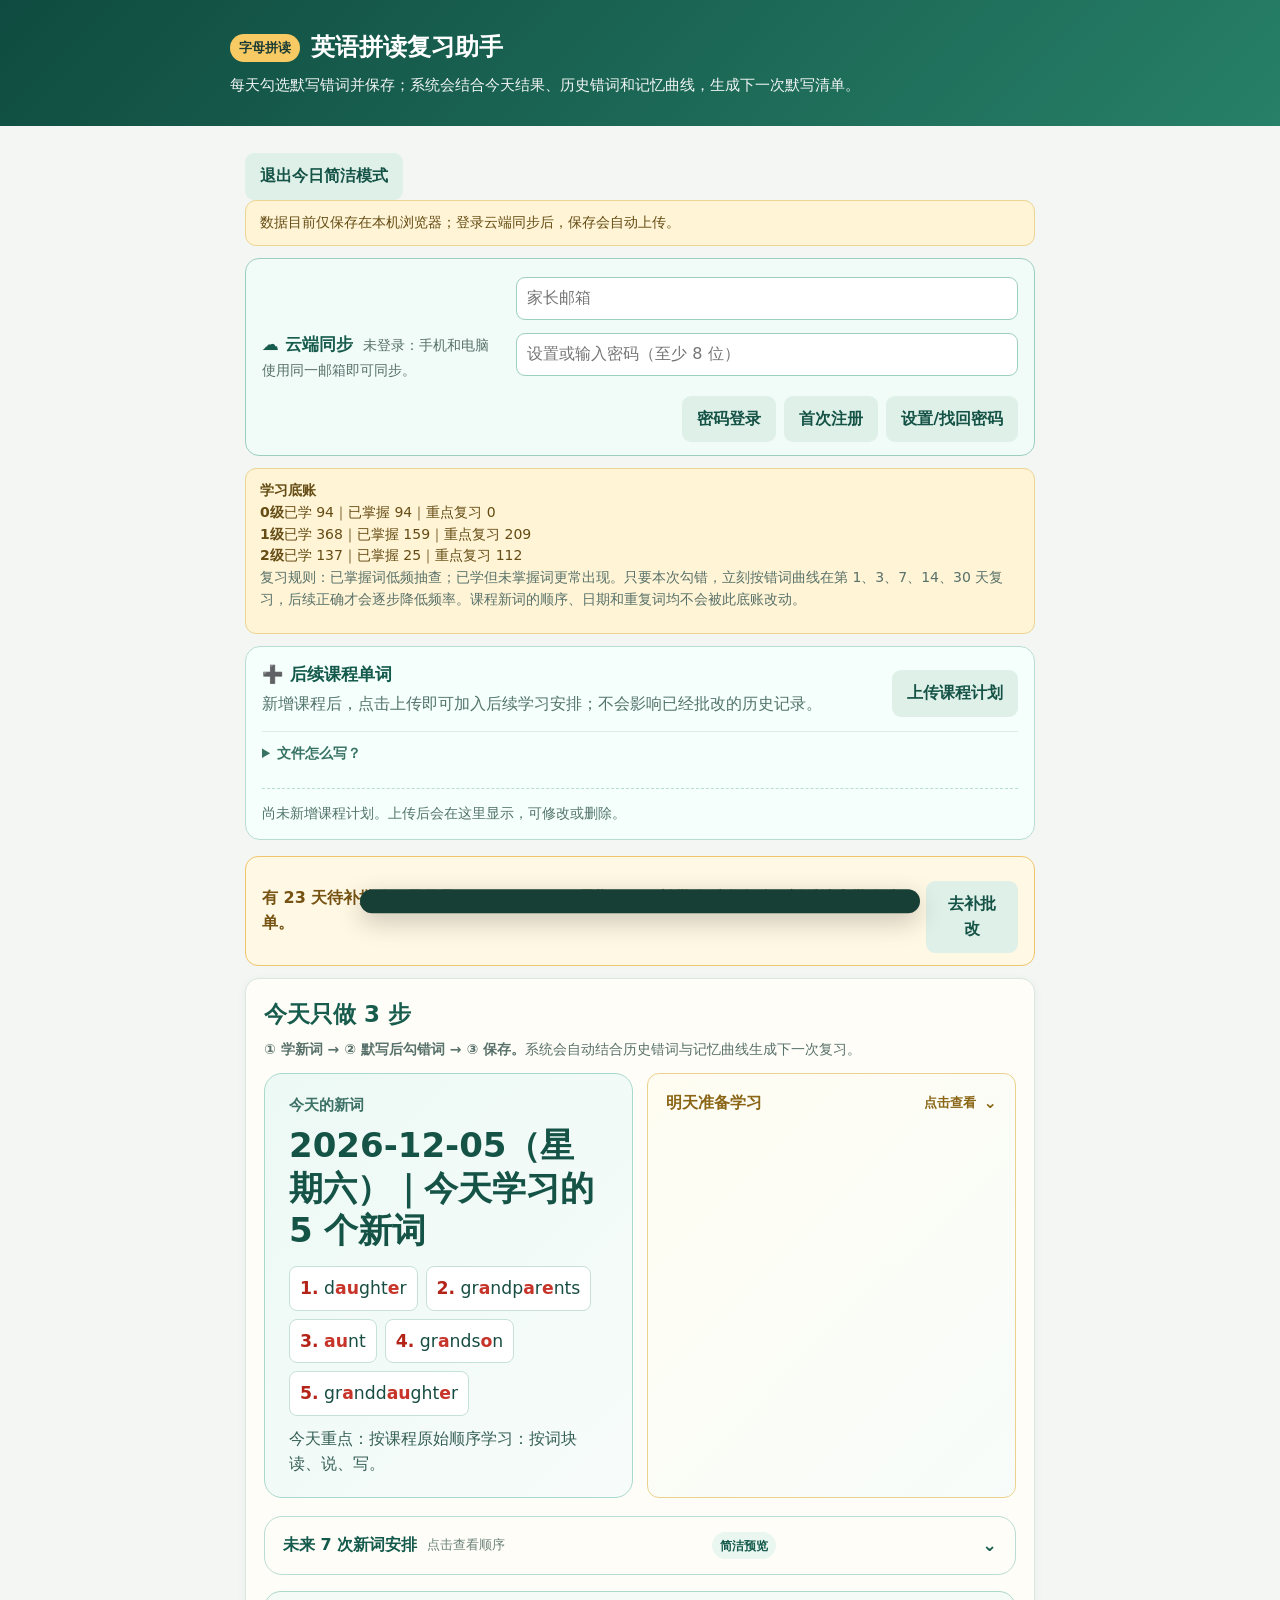
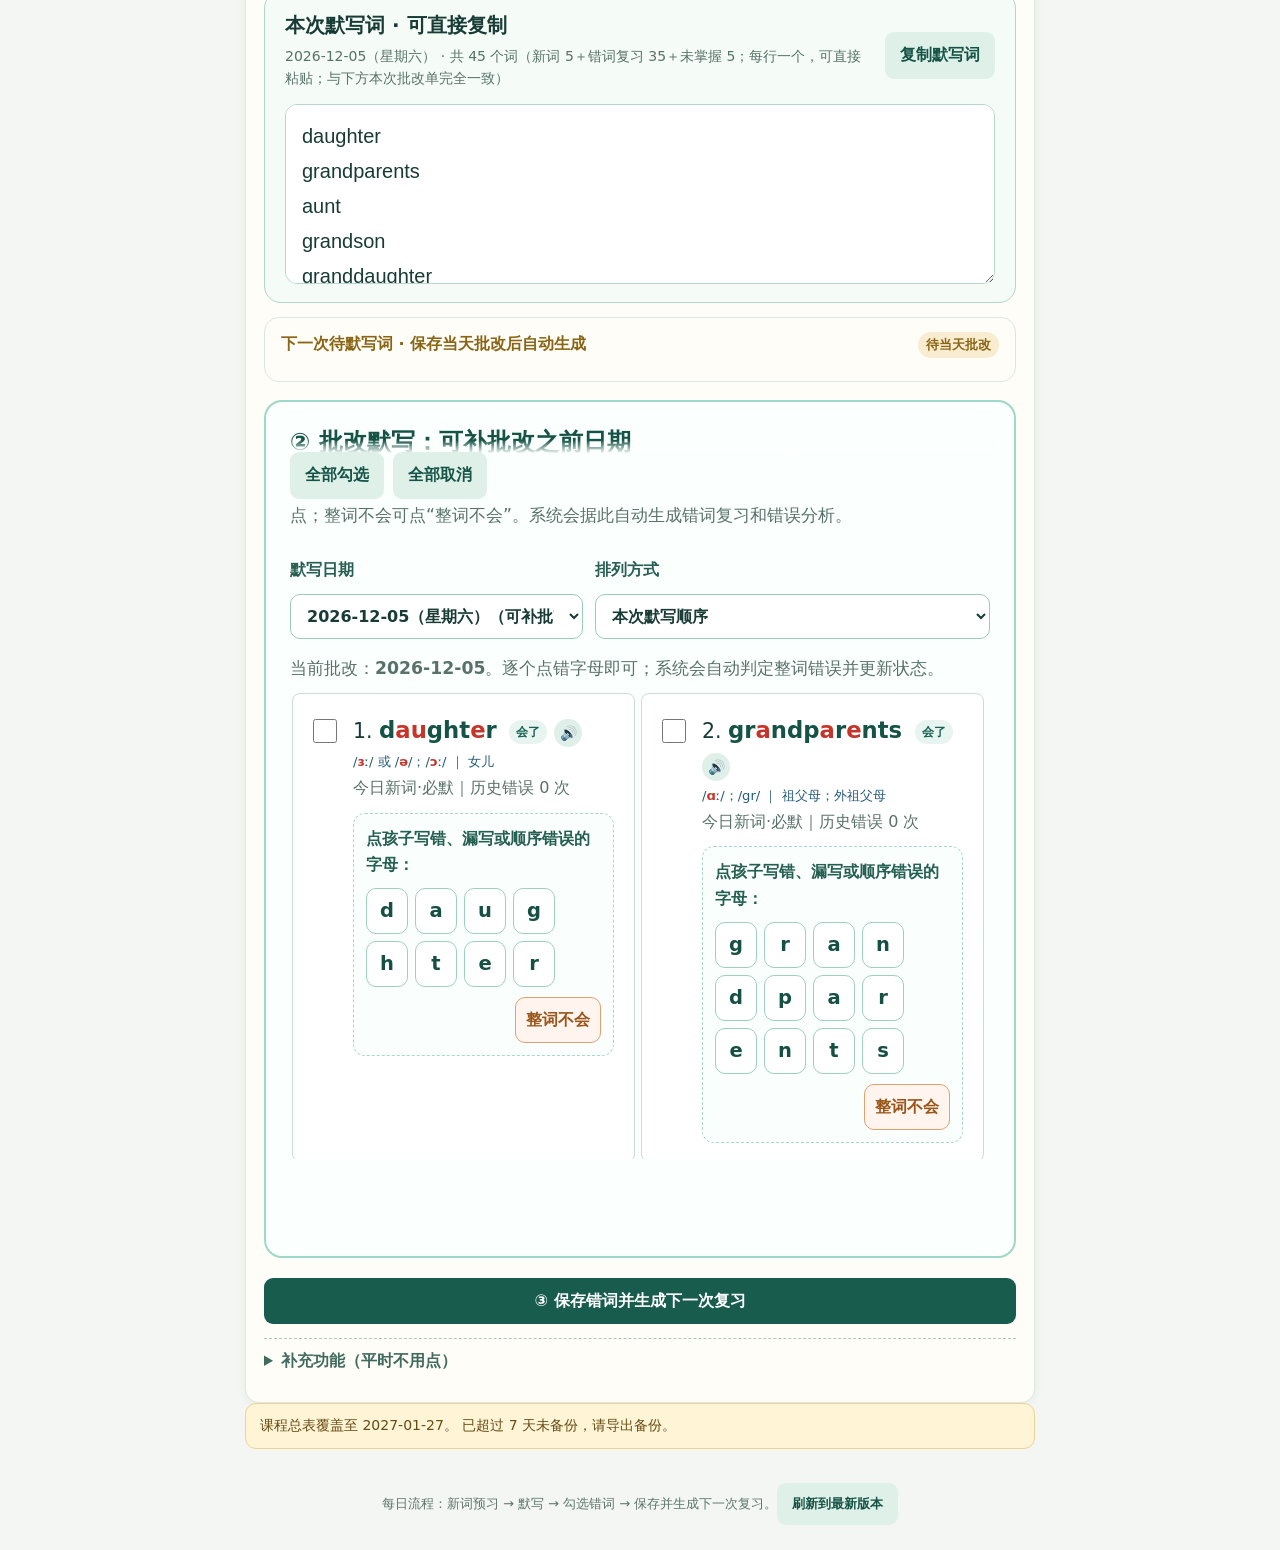
<file: index.html>
<!doctype html>
<html lang="zh-CN" data-build="20261116-48">
<head>
  <meta charset="utf-8" />
  <meta name="viewport" content="width=device-width, initial-scale=1, viewport-fit=cover" />
  <meta name="theme-color" content="#175c4d" />
  <link rel="manifest" href="./manifest.webmanifest" />
  <link rel="icon" href="./icon.svg" type="image/svg+xml" />
  <title>英语拼读复习助手</title>
  <link rel="stylesheet" href="./style.css" />
  <link rel="stylesheet" href="./upgrade.css?v=20261112-2" />
  <link rel="stylesheet" href="./ui-20261115-37.css?v=20261121-78" />
  <meta http-equiv="Cache-Control" content="no-store, no-cache, must-revalidate" />
</head>
<body>
  <header>
    <div class="brand"><span>字母拼读</span><strong>英语拼读复习助手</strong></div>
    <p>每天勾选默写错词并保存；系统会结合今天结果、历史错词和记忆曲线，生成下一次默写清单。</p>
  </header>
  <main><button type="button" class="secondary compact" id="simpleMode">切换为今日简洁模式</button>
    <section class="notice" id="dataNotice">数据只保存在本手机/浏览器；如需换设备，请在更多功能中导出并导入备份。</section>

    <section class="notice learning-baseline"><b>学习底账</b><div id="learningBaselineContent">正在汇总 0、1、2 级学习进度…</div></section>

    <section class="quick-course" id="quickCourse">
      <div><b>➕ 后续课程单词</b><p>新增课程后，点击上传即可加入后续学习安排；不会影响已经批改的历史记录。</p></div>
      <div class="actions"><button type="button" class="secondary" id="quickImportPlan">上传课程计划</button></div>
      <details><summary>文件怎么写？</summary><p>最简单：新建一个 TXT 文件，每行写一天，例如：<br><code>2026-11-26 | apple, pear, banana, orange, grape</code><br>也支持原来的 JSON 课程计划文件。</p></details>
      <div id="coursePlanManager" class="course-plan-manager"></div>
    </section>

    <section class="pending-correction" id="pendingCorrection" hidden><span id="pendingCorrectionText"></span><button type="button" class="secondary compact" id="openPendingCorrection">去补批改</button></section>

    <section class="card input-card" id="entry">
      <h1>今天只做 3 步</h1>
      <p class="help"><b>① 学新词 → ② 默写后勾错词 → ③ 保存。</b>系统会自动结合历史错词与记忆曲线生成下一次复习。</p>
      <p class="help" id="lateCorrectionHint"></p>
      <div class="daily-word-grid">
      <div class="today-words" id="todayWordsPanel">
        <p class="eyebrow">今天的新词</p>
        <h2 id="todayWordDate">正在载入…</h2>
        <div id="todayWordChips" class="word-chips"></div>
        <p id="todayFocus" class="today-focus"></p>
      </div>
      <details class="today-words tomorrow-words collapsible-words" id="tomorrowWordsPanel">
        <summary><span>明天准备学习</span><small>点击查看</small></summary>
        <div class="collapsible-words-body">
          <p class="eyebrow">下一次固定新词</p>
          <h2 id="tomorrowWordDate">正在载入…</h2>
          <div id="tomorrowWordChips" class="word-chips"></div>
          <p id="tomorrowFocus" class="today-focus"></p>
        </div>
      </details>
      </div>
      <details class="future-plan-card compact-future-plan" id="futurePlanCard">
        <summary><span><b>未来 7 次新词安排</b><small>点击查看顺序</small></span><span class="future-summary-note">简洁预览</span></summary>
        <div class="future-plan-body"><p class="help">按课程原始顺序排列，每行是一次学习的新词。</p><div id="futurePlanList" class="future-plan-list"></div></div>
      </details>
      <section class="paste-card" id="pasteCard">
        <div><h3>本次默写词 · 可直接复制</h3><p id="pasteWordCount" class="help"></p></div>
        <button type="button" class="secondary" id="copyPasteWords">复制默写词</button>
        <textarea id="pasteWordList" readonly spellcheck="false" aria-label="本次默写词，每行一个"></textarea>
      </section>
      <details class="next-paste-card" id="nextPasteCard">
        <summary><span>下一次待默写词 · 保存当天批改后自动生成</span><span id="nextPasteBadge"></span></summary>
        <p id="nextPasteWordCount" class="help"></p>
        <div class="actions"><button type="button" class="secondary" id="copyNextPasteWords">复制下一次待默写词</button></div>
        <textarea id="nextPasteWordList" readonly spellcheck="false" aria-label="下一次待默写词，每行一个"></textarea>
      </details>
      <div class="correction-box" id="correctionBox">
        <h3>② 批改默写：可补批改之前日期</h3>
        <p class="help">选择需要批改的日期；请点孩子写错、漏写或顺序错误的字母（短语空格也能点）。全对不用点；整词不会可点“整词不会”。系统会据此自动生成错词复习和错误分析。</p>
        <div class="correction-controls">
          <label>默写日期 <select id="correctionDatePicker"></select></label>
          <label>排列方式 <select id="correctionSort"><option value="original">本次默写顺序</option><option value="errors">错误次数从多到少</option><option value="recent">最近加入错题优先</option></select></label>
        </div>
        <p class="help">当前批改：<b id="correctionDate"></b>。逐个点错字母即可；系统会自动判定整词错误并更新状态。</p>
        <div id="correctionWords" class="correction-words"></div>
        <div class="actions"><button type="button" class="secondary" id="selectAllErrors">全部勾选</button><button type="button" class="secondary" id="clearAllErrors">全部取消</button></div>
      </div>
      <textarea id="errorWords" class="data-only" aria-hidden="true"></textarea>
      <textarea id="newWords" class="data-only" aria-hidden="true"></textarea>
      <textarea id="nextNewWords" class="data-only" aria-hidden="true"></textarea>
      <button class="primary" id="saveAndPlan">③ 保存错词并生成下一次复习</button>
      <details class="optional-input"><summary>补充功能（平时不用点）</summary>
        <label>日期 <input id="studyDate" type="date" /></label>
        <button type="button" class="secondary compact" id="returnToday">回到今天</button>
        <button type="button" class="secondary compact" id="fillMasterPlan">重新载入当天新词</button>
        <div class="study-shift-box"><b>当天没学新词？</b><span>把原计划的 5 个词顺延到实际学习日；后面的课程会自动同步后移。</span><label>原计划日 <input id="postponeSourceDate" type="date" /></label><label>实际学习日 <input id="postponeActualDate" type="date" /></label><button type="button" class="secondary compact" id="postponeStudyDay">确认顺延课程</button><p class="help" id="studyShiftHint"></p></div>
        <p class="help" id="masterPlanHint"></p>
        <label>临时新增默写词 <small>每行一个英文；也可写“英文 | 中文 | 音标”。</small>
          <textarea id="customWords" rows="3" placeholder="例如：engine&#10;helmet | 头盔 | /ˈhelmɪt/"></textarea>
        </label>
        <label>加入到哪天的默写 <input id="customWordsDate" type="date" /></label><button type="button" class="secondary" id="addCustomWords">加入并自动补全</button><p class="help" id="customStatus"></p><div id="customWordsManager" class="custom-words-manager"></div>
        <label>记录当天可汗主题（可不填）
          <select id="khanDone">
          <option value="">今天未做或暂不记录</option>
          <option value="1-Syllable & 2-Syllable Words">一、二音节词</option>
          <option value="Final -e & Long Vowel Teams">Magic e 与长元音组合</option>
          <option value="Consonant Blends">辅音连缀</option>
          <option value="Consonant Digraphs">字母组合 ch sh th wh</option>
          <option value="r-Controlled Vowels">r 控制元音 ar or er ir ur</option>
          <option value="Inflectional Endings">词尾 ing ed s</option>
          <option value="Nonsense Words">陌生词解码</option>
          <option value="Reading Fluency">朗读利度</option>
          <option value="Books / Early Readers">绘本与早期读物阅迁移</option>
          </select>
        </label>
      </details>
    </section>

    <section class="card advanced-card" id="test">
      <h2>规则检验：自动出题 + 可选记录得分</h2>
      <p class="help">方会根据每天的错词、新词和累错因自动生成检验重点；您不填数也会自动调整。周末或做完自题后，再填分数，会让建议更准。</p>
      <div class="test-grid">
        <label>字母组合辨认 <input id="comboScore" type="number" min="0" max="10" placeholder="0-10" /> /10</label>
        <label>陌词读写 <input id="decodeScore" type="number" min="0" max="10" placeholder="0-10" /> /10</label>
        <label>Magic e 对比 <input id="magicScore" type="number" min="0" max="4" placeholder="0-4" /> /4</label>
        <label>多音节拆分 <input id="syllableScore" type="number" min="0" max="5" placeholder="0-5" /> /5</label>
      </div>
      <button class="secondary" id="saveTest">保存检结果并更新建议</button>
    </section>

    <section class="notice" id="curriculumNotice"></section>

    <section class="card hidden advanced-card" id="progress">
      <h2>学习成果</h2><div id="progressContent"></div>
    </section>

    <section class="card hidden" id="plan">
      <h2>下一次需要默写的单词 <span id="nextDate"></span></h2>
      <p id="planSummary" class="plan-summary"></p>
      <p id="planNote" class="help"></p>
      <div id="dictationList" class="dictation-list"></div>
    </section>

    <section class="card hidden" id="analysis">
      <h2>孩子当前薄弱分析（由所有错词自动累计）</h2>
      <div id="weaknessContent"></div>
      <div class="actions"><button type="button" class="secondary" id="exportErrorReport">导出错题清单（WPS .doc）</button></div>
    </section>

    <section class="card hidden advanced-card" id="checkPlan">
      <h2>今日规则检验（由错词自动生成</h2>
      <div id="checkContent"></div>
    </section>

    <section class="card advanced-card" id="soundCards">
      <h2>字母合 音标 音素 规则卡</h2>
      <p class="help">每天选当天相关的2-3张卡看组合，读出音素，说例词，最写一个同规律的新词。音标是帮家长核对发音的工具；跟读时以汗学院的声音为准。</p>
      <div id="soundCardContent" class="sound-grid"></div>
      <p class="help">注意：<b>th、ooou、ea</b>等组合在不同单词中可有不同读音。先掌握卡片上的常读音；遇到例外词单独标记，不规则说成绝对正确。</p>
      <details><summary>家长规则地图：照片里的表怎样使用</summary><p>这些表是<b>长查规则的地图</b>，不是让孩子次背完的清单。先找错词里的词，例如 <b>boots → oo</b>、<b>shirt  ir</b>、<b>phone → ph + o_e</b>；每天只选 2-3 条规则，完成“看组合说素 → 圈词块 → 读写陌生同规律词 → 在阅读中再找一次”。同一合可能有多种读音，先学最常见对应关系，再把例外单列。</p><p><b>音标说明：</b>本工具以常见英 IPA 作家长参照；美式中 /əʊ/ 常作 /oʊ/，r 音也会有差异。孩子必默写音标，必须能听、说、辨并用规则读写。</p></details>
    </section>

    <section class="card hidden advanced-card" id="weekReport"><h2>本周学习报告</h2><div id="weekReportContent"></div><div class="actions"><button type="button" class="secondary" id="exportWeeklyReport">导出周报告（WPS .doc）</button></div></section>

    <section class="card hidden" id="weekend">
      <h2>周末整体复盘</h2>
      <div id="weekendContent"></div>
    </section>

    <section class="card hidden advanced-card" id="diagnostics"><h2>诊断信息</h2><p id="diagnosticContent" class="help"></p></section>

    <section class="card hidden advanced-card" id="history">
      <h2>学习录管理</h2>
      <p class="help">可查、修改或删除已保存的日期。修后重新保存，后续复习计划会随更新。</p>
      <div id="historyContent"></div>
    </section>

    <section class="card advanced-card" id="autoBackups">
      <h2>自动备份恢复</h2>
      <div id="autoBackupContent"></div>
    </section>

    <button type="button" class="secondary more-tools" id="toggleAdvanced">显示更多功能（规则卡、录管理、备份）</button>

    <section class="card tools advanced-card">
      <h2>数据与使用说明</h2>
      <details><summary>怎么导出到鸿蒙手机/WPS</summary><ol><li>当天学习卡生成后，点“<b>导出当天总表（WPS .doc）</b>”；需默写时，点“<b>导出下一次 40 默写作业（.doc）</b>”。这两种是可用 WPS 打开的 Word 格式，不是数据备份。</li><li>在鸿蒙手机的下载通知或“文件管理”中找到该 <b>.doc</b> 文件，点“用 WPS Office 打”。随后可编辑、打印或在 WPS 中另存为 PDF。</li><li>若想直接得到 PDF，点“<b>打印当天总表 / 保存 PDF</b>”，在手机系统打印页选择“存为 PDF”或“分享至 WPS”。</li><li>“<b>导出备份</b>”是 <b>.json</b> 数据文件，只用于以后导入本工具恢复记录，不用 WPS 打开。</li></ol></details>
      <details><summary>打印后样扫码批改、自动排明天复习</summary><ol><li>打印“下一次 40 词默写作业”后，作业右上角会有二维码。孩子写完后，用<b>同一台手机</b>的相机/微信扫一扫二维码。</li><li>扫码会打开当天的“勾选今天写的词”。只勾选家长判错的词；临时有别的错词，可直接在上方今天默写错误词”框内补充。</li><li>点绿色“<b>保存并生成下一次划</b>”。系统会把当天错词记入：次日必复习、随后第3天/第7天/14天/第30天继续复现；错得多的词会更频繁出现。</li><li><b>重要：</b>错题记录保存在扫码这台手机的览器里。请固定用同一台手机扫，并每周点一次“导出备份”；手机或清除浏览器数据后，使用导入备份”恢复。</li></ol></details>
      <details><summary>可汗学院具体哪里：选课 布置 查看</summary><ol><li><b>按标准精确找课：</b>点顶部 <b>Search</b>（放大镜）→ <b>Choose Standard</b> → <b>Common Core 1st Grade</b> → <b>CCSS.ELA</b> → <b>CCSS.ELA.RF</b> → <b>CCSS.ELA.RF.1.3</b>。这里是拼读与字母组合主线。</li><li><b>按主题快速找课：</b>点 <b>Reading</b>（阅读） 右上角选 <b>1st Grade</b>。按本页议找课程标题：<b>Final -e & Long Vowel Teams</b>（长元音/元音组合）、<b>r-Controlled Vowels</b>（ar or er ir ur）<b>Consonant Blends</b>（连缀）、<b>Consonant Digraphs</b>（ch sh th wh）、<b>1-Syllable & 2-Syllable Words</b>（音节）、<b>Reading Fluency</b>（朗读）。</li><li><b>布置顺序：</b>第一次点 <b>Main</b>（主课）；能解释规律并完成陌词读写，再点 <b>Practice 1</b>、<b>Practice 2</b>。若 Main 分数低或规则验没过，改点 <b>Basic</b>（基础支），不要急着刷练习。</li><li><b>读迁移：</b>每周 2 次点 <b>Books</b>，或在 Reading 找 <b>Early Readers</b>选一本短书，读 5-10 分钟：让孩圈/说当天组合，读一句含该组合句子，再用中文复述一句意思。本不是每个词都可按自然拼读，会的词可直接告诉他。</li><li><b>看掌握：</b>点 <b>Students</b> → <b>Class Reports</b>（班级报告）→ 在 <b>Assignments</b> 看已布置任务，或 <b>All Progress</b> 看全部历史记录。看件事：Main/Basic 是否完成、尝试得分是否提升、纸笔陌生词检验否同时达标。单次高分不等于规掌握。</li></ol></details>
      <details><summary>怎么区分会写单词和会拼规则</summary><p>会写旧词只说明孩记住了这个词；只有“能说出组读音、能读写没背过但规律相同词、能区分 hop/hope 这类对比词”才算真正掌握规则。本页面的“本周规则检验”专门记录这三件事。</p></details>
      <label>孩子昵称 <small>用于区分备份文件，不填写也可以。</small><input id="childName" type="text" maxlength="30" placeholder="例如：小" /></label>
      <label>规则例外词 <small>每行一个；这些词将按“视觉写”处理，不再套用自动拼读规。</small><textarea id="ruleExceptions" rows="3" placeholder="例如：one&#10;said"></textarea></label>
      <label class="upload">导入下一阶段课程计划<input id="importPlan" type="file" accept="application/json,.json,text/plain,.txt" /></label><p class="help">课程计划 JSON 为日期数组，每项包含 date、wordsfocus；导入后将优先覆盖同日期固定计划。</p>
      <div class="actions"><button class="secondary" id="exportData">导出备份</button><label class="upload">入备份<input id="importData" type="file" accept="application/json,.json,text/plain,.txt" /></label><button class="danger" id="resetData">清空全部数</button></div>
    </section>
  </main>
  <div id="saveToast" class="save-toast" role="status" aria-live="polite"><span id="saveToastText"></span><button type="button" class="secondary compact" id="toastExport" hidden></button></div>
  <footer>每日流程：新词预习 → 默写 → 勾选错词 → 保存并生成下一次复习。<button type="button" class="secondary compact" id="refreshApp">刷新到最新版本</button></footer>
  <script src="./master-plan-20261115-35.js?v=20261121-71"></script>
  <script src="./learned-vocabulary.js?v=20261112-1"></script>
  <script src="./mastery-baseline.js?v=20261121-72"></script>
  <script src="./planner.js?v=20261120-56"></script>
<script src="./storage.js?v=20261120-56"></script>
<script src="./app.js?v=20261121-79"></script>
</body>
</html>
</file>
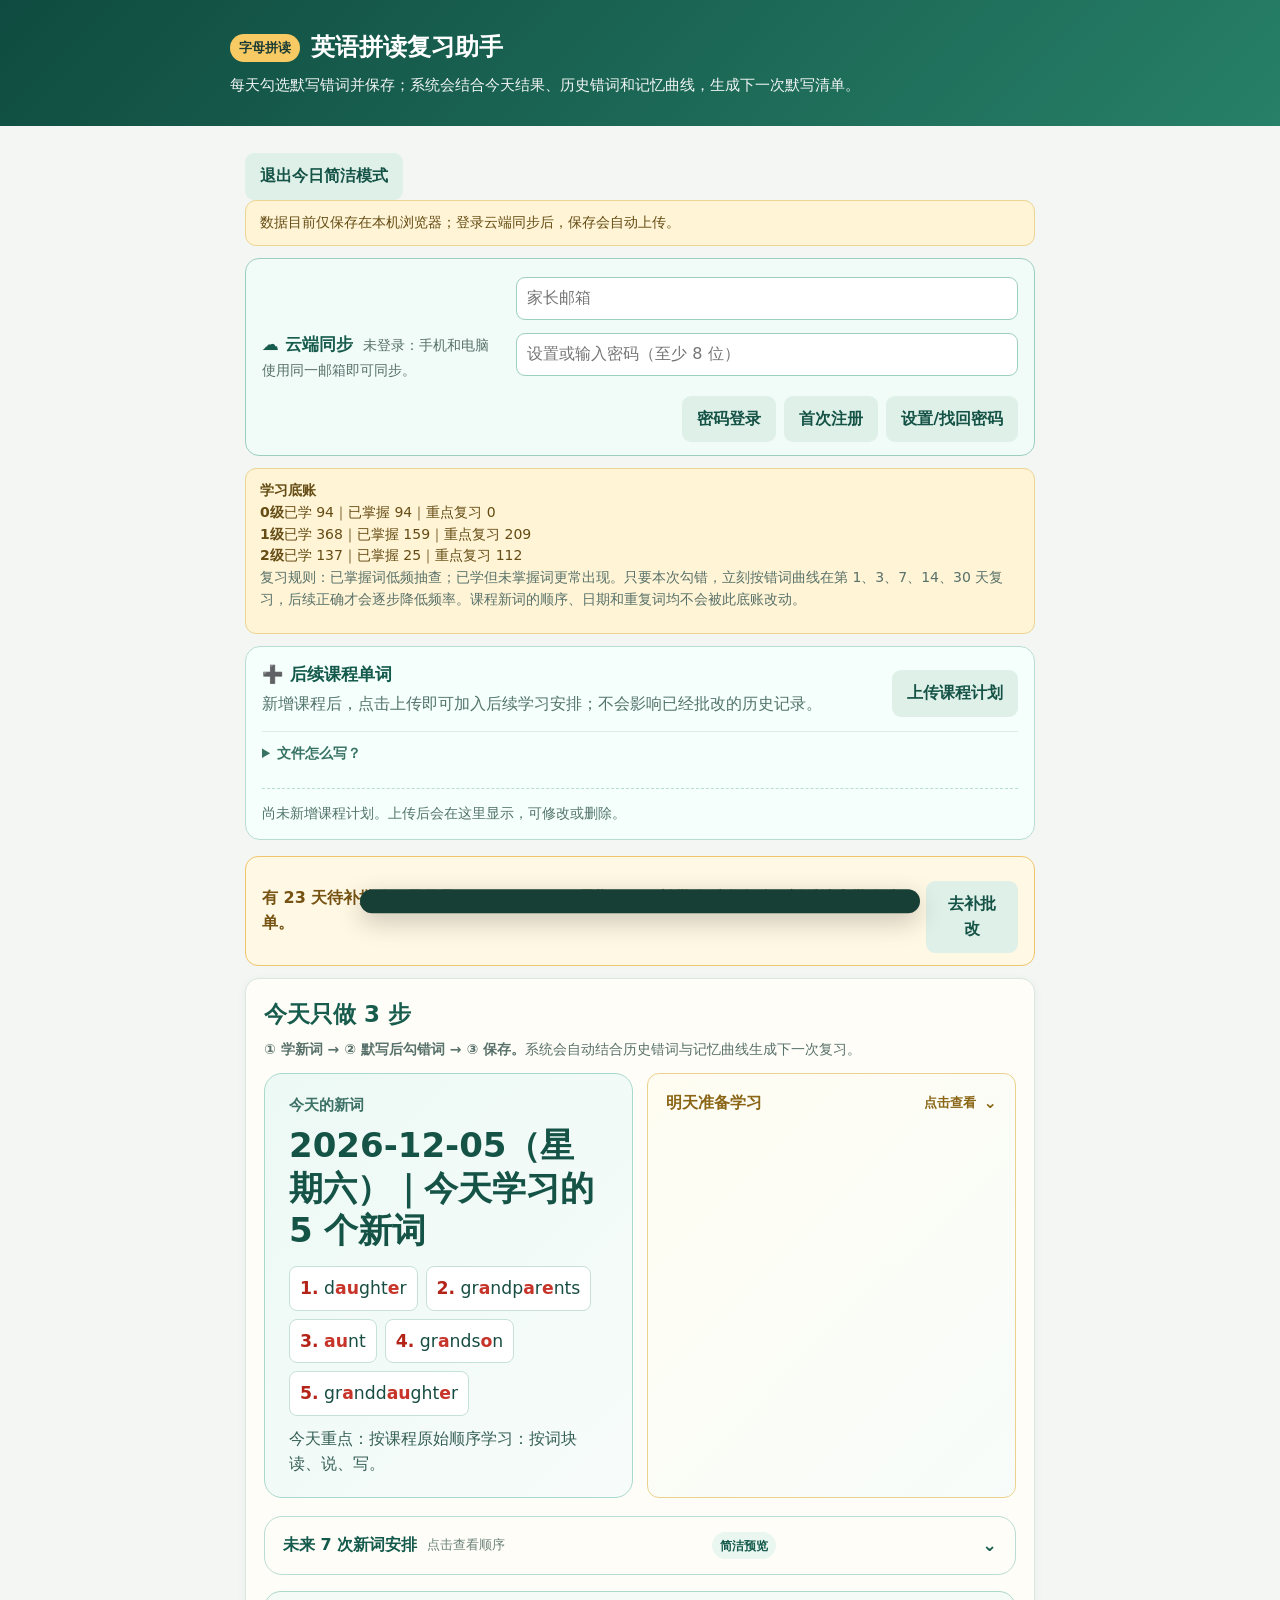
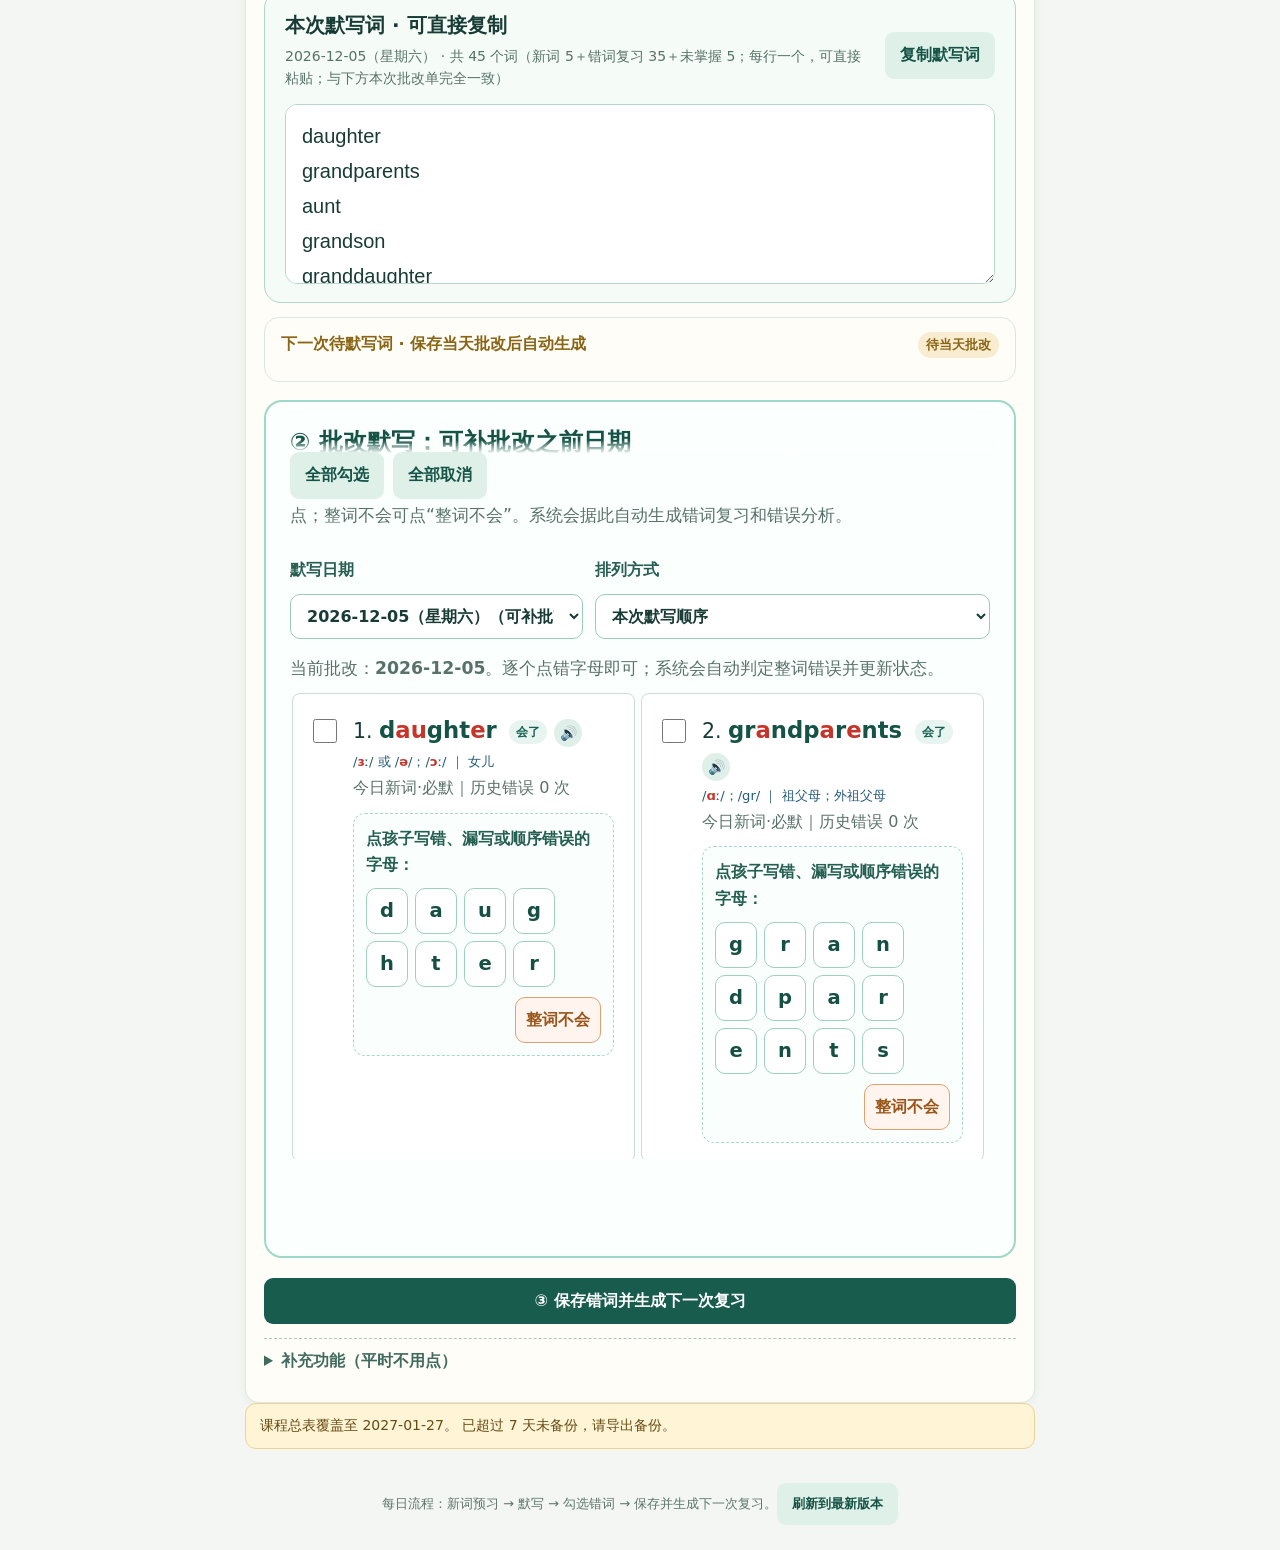
<file: daily.html>
<!doctype html>
<html lang="zh-CN" data-build="20261115-33">
<head>
  <meta charset="utf-8" />
  <meta name="viewport" content="width=device-width, initial-scale=1, viewport-fit=cover" />
  <meta name="theme-color" content="#175c4d" />
  <link rel="manifest" href="./manifest.webmanifest" />
  <link rel="icon" href="./icon.svg" type="image/svg+xml" />
  <title>英语拼读复习助手</title>
  <link rel="stylesheet" href="./style.css" />
  <link rel="stylesheet" href="./upgrade.css?v=20261112-2" />
  <link rel="stylesheet" href="./ui-20261115-33.css" />
  <script>
    (() => {
      const BUILD='20261115-33';
      const clearOldCache=async()=> {
        if('serviceWorker' in navigator) {
          const registrations=await navigator.serviceWorker.getRegistrations();
          await Promise.all(registrations.map(item=>item.unregister()));
        }
        if('caches' in window) {
          const names=await caches.keys();
          await Promise.all(names.map(name=>caches.delete(name)));
        }
      };
      clearOldCache().catch(()=>{});
      fetch('./release.json?t='+Date.now(),{cache:'no-store'})
        .then(response=>response.json())
        .then(release=>{
          if(release.build && release.build!==BUILD) {
            const next=new URL('./index.html',location.href);
            next.searchParams.set('build',release.build);
            location.replace(next.href);
          }
        }).catch(()=>{});
    })();
  </script>
  <meta http-equiv="Cache-Control" content="no-store, no-cache, must-revalidate" />
  <meta http-equiv="Cache-Control" content="no-store, no-cache, must-revalidate" />
  <meta http-equiv="Cache-Control" content="no-store, no-cache, must-revalidate" />
  <meta http-equiv="Cache-Control" content="no-store, no-cache, must-revalidate" />
  <meta http-equiv="Cache-Control" content="no-store, no-cache, must-revalidate" />
</head>
<body>
  <header>
    <div class="brand"><span>字母拼读</span><strong>英语拼读复习助手</strong></div>
    <p>每天勾选默写错词并保存；系统会结合今天结果、历史错词和记忆曲线，生成下一次默写清单。</p>
  </header>
  <main><button type="button" class="secondary compact" id="simpleMode">切换为今日简洁模式</button>
    <section class="notice" id="dataNotice">数据只保存在本手机/浏览器；如需换设备，请在更多功能中导出并导入备份。</section>

    <section class="pending-correction" id="pendingCorrection" hidden><span id="pendingCorrectionText"></span><button type="button" class="secondary compact" id="openPendingCorrection">去补批改</button></section>

    <section class="card input-card" id="entry">
      <h1>今天只做 3 步</h1>
      <p class="help"><b>① 学新词 → ② 默写后勾错词 → ③ 保存。</b>系统会自动结合历史错词与记忆曲线生成下一次复习。</p>
      <p class="help" id="lateCorrectionHint"></p>
      <div class="daily-word-grid">
      <div class="today-words" id="todayWordsPanel">
        <p class="eyebrow">今天的新词</p>
        <h2 id="todayWordDate">正在载入…</h2>
        <div id="todayWordChips" class="word-chips"></div>
        <p id="todayFocus" class="today-focus"></p>
      </div>
      <div class="today-words tomorrow-words" id="tomorrowWordsPanel">
        <p class="eyebrow">明天准备学习</p>
        <h2 id="tomorrowWordDate">正在载入…</h2>
        <div id="tomorrowWordChips" class="word-chips"></div>
        <p id="tomorrowFocus" class="today-focus"></p>
      </div>
      </div>
      <div class="correction-box" id="correctionBox">
        <h3>② 批改默写：可补批改之前日期</h3>
        <p class="help">选择需要批改的日期；只勾选写错的词。保存后会重新生成之后尚未批改的复习清单。</p>
        <div class="correction-controls">
          <label>默写日期 <select id="correctionDatePicker"></select></label>
          <label>排列方式 <select id="correctionSort"><option value="original">本次默写顺序</option><option value="errors">错误次数从多到少</option><option value="recent">最近加入错题优先</option></select></label>
        </div>
        <p class="help">当前批改：<b id="correctionDate"></b>。没有错误就不勾选。</p>
        <div id="correctionWords" class="correction-words"></div>
        <div class="actions"><button type="button" class="secondary" id="selectAllErrors">全部勾选</button><button type="button" class="secondary" id="clearAllErrors">全部取消</button></div>
      </div>
      <textarea id="errorWords" class="data-only" aria-hidden="true"></textarea>
      <textarea id="newWords" class="data-only" aria-hidden="true"></textarea>
      <textarea id="nextNewWords" class="data-only" aria-hidden="true"></textarea>
      <button class="primary" id="saveAndPlan">③ 保存错词并生成下一次复习</button>
      <details class="optional-input"><summary>补充功能（平时不用点）</summary>
        <label>日期 <input id="studyDate" type="date" /></label>
        <button type="button" class="secondary compact" id="returnToday">回到今天</button>
        <button type="button" class="secondary compact" id="fillMasterPlan">重新载入当天新词</button>
        <p class="help" id="masterPlanHint"></p>
        <label>临时新增默写词 <small>每行一个英文；也可写“英文 | 中文 | 音标”。</small>
          <textarea id="customWords" rows="3" placeholder="例如：engine&#10;helmet | 头盔 | /ˈhelmɪt/"></textarea>
        </label>
        <button type="button" class="secondary" id="addCustomWords">加入并自动补全</button><p class="help" id="customStatus"></p>
        <label>记录当天可汗主题（可不填）
          <select id="khanDone">
          <option value="">今天未做或暂不记录</option>
          <option value="1-Syllable & 2-Syllable Words">一、二音节词</option>
          <option value="Final -e & Long Vowel Teams">Magic e 与长元音组合</option>
          <option value="Consonant Blends">辅音连缀</option>
          <option value="Consonant Digraphs">字母组合 ch sh th wh</option>
          <option value="r-Controlled Vowels">r 控制元音 ar or er ir ur</option>
          <option value="Inflectional Endings">词尾 ing ed s</option>
          <option value="Nonsense Words">陌生词解码</option>
          <option value="Reading Fluency">朗读利度</option>
          <option value="Books / Early Readers">绘本与早期读物阅迁移</option>
          </select>
        </label>
      </details>
    </section>

    <section class="card advanced-card" id="test">
      <h2>规则检验：自动出题 + 可选记录得分</h2>
      <p class="help">方会根据每天的错词、新词和累错因自动生成检验重点；您不填数也会自动调整。周末或做完自题后，再填分数，会让建议更准。</p>
      <div class="test-grid">
        <label>字母组合辨认 <input id="comboScore" type="number" min="0" max="10" placeholder="0-10" /> /10</label>
        <label>陌词读写 <input id="decodeScore" type="number" min="0" max="10" placeholder="0-10" /> /10</label>
        <label>Magic e 对比 <input id="magicScore" type="number" min="0" max="4" placeholder="0-4" /> /4</label>
        <label>多音节拆分 <input id="syllableScore" type="number" min="0" max="5" placeholder="0-5" /> /5</label>
      </div>
      <button class="secondary" id="saveTest">保存检结果并更新建议</button>
    </section>

    <section class="notice" id="curriculumNotice"></section>

    <section class="card hidden advanced-card" id="progress">
      <h2>学习成果</h2><div id="progressContent"></div>
    </section>

    <section class="card hidden" id="plan">
      <h2>下一次需要默写的单词 <span id="nextDate"></span></h2>
      <p id="planSummary" class="plan-summary"></p>
      <p id="planNote" class="help"></p>
      <div id="dictationList" class="dictation-list"></div>
    </section>

    <section class="card hidden" id="analysis">
      <h2>孩子当前薄弱分析（由所有错词自动累计）</h2>
      <div id="weaknessContent"></div>
    </section>

    <section class="card hidden" id="khanPlan">
      <h2>明天可汗学院么学</h2>
      <div id="khanContent"></div>
    </section>

    <section class="card hidden advanced-card" id="checkPlan">
      <h2>今日规则检验（由错词自动生成</h2>
      <div id="checkContent"></div>
    </section>

    <section class="card advanced-card" id="soundCards">
      <h2>字母合 音标 音素 规则卡</h2>
      <p class="help">每天选当天相关的2-3张卡看组合，读出音素，说例词，最写一个同规律的新词。音标是帮家长核对发音的工具；跟读时以汗学院的声音为准。</p>
      <div id="soundCardContent" class="sound-grid"></div>
      <p class="help">注意：<b>th、ooou、ea</b>等组合在不同单词中可有不同读音。先掌握卡片上的常读音；遇到例外词单独标记，不规则说成绝对正确。</p>
      <details><summary>家长规则地图：照片里的表怎样使用</summary><p>这些表是<b>长查规则的地图</b>，不是让孩子次背完的清单。先找错词里的词，例如 <b>boots → oo</b>、<b>shirt  ir</b>、<b>phone → ph + o_e</b>；每天只选 2-3 条规则，完成“看组合说素 → 圈词块 → 读写陌生同规律词 → 在阅读中再找一次”。同一合可能有多种读音，先学最常见对应关系，再把例外单列。</p><p><b>音标说明：</b>本工具以常见英 IPA 作家长参照；美式中 /əʊ/ 常作 /oʊ/，r 音也会有差异。孩子必默写音标，必须能听、说、辨并用规则读写。</p></details>
    </section>

    <section class="card hidden advanced-card" id="weekReport"><h2>本周学习报告</h2><div id="weekReportContent"></div><div class="actions"><button type="button" class="secondary" id="exportWeeklyReport">导出周报告（WPS .doc）</button></div></section>

    <section class="card hidden" id="weekend">
      <h2>周末整体复盘</h2>
      <div id="weekendContent"></div>
    </section>

    <section class="card hidden advanced-card" id="diagnostics"><h2>诊断信息</h2><p id="diagnosticContent" class="help"></p></section>

    <section class="card hidden advanced-card" id="history">
      <h2>学习录管理</h2>
      <p class="help">可查、修改或删除已保存的日期。修后重新保存，后续复习计划会随更新。</p>
      <div id="historyContent"></div>
    </section>

    <button type="button" class="secondary more-tools" id="toggleAdvanced">显示更多功能（规则卡、录管理、备份）</button>

    <section class="card tools advanced-card">
      <h2>数据与使用说明</h2>
      <details><summary>怎么导出到鸿蒙手机/WPS</summary><ol><li>当天学习卡生成后，点“<b>导出当天总表（WPS .doc）</b>”；需默写时，点“<b>导出下一次 40 默写作业（.doc）</b>”。这两种是可用 WPS 打开的 Word 格式，不是数据备份。</li><li>在鸿蒙手机的下载通知或“文件管理”中找到该 <b>.doc</b> 文件，点“用 WPS Office 打”。随后可编辑、打印或在 WPS 中另存为 PDF。</li><li>若想直接得到 PDF，点“<b>打印当天总表 / 保存 PDF</b>”，在手机系统打印页选择“存为 PDF”或“分享至 WPS”。</li><li>“<b>导出备份</b>”是 <b>.json</b> 数据文件，只用于以后导入本工具恢复记录，不用 WPS 打开。</li></ol></details>
      <details><summary>打印后样扫码批改、自动排明天复习</summary><ol><li>打印“下一次 40 词默写作业”后，作业右上角会有二维码。孩子写完后，用<b>同一台手机</b>的相机/微信扫一扫二维码。</li><li>扫码会打开当天的“勾选今天写的词”。只勾选家长判错的词；临时有别的错词，可直接在上方今天默写错误词”框内补充。</li><li>点绿色“<b>保存并生成下一次划</b>”。系统会把当天错词记入：次日必复习、随后第3天/第7天/14天/第30天继续复现；错得多的词会更频繁出现。</li><li><b>重要：</b>错题记录保存在扫码这台手机的览器里。请固定用同一台手机扫，并每周点一次“导出备份”；手机或清除浏览器数据后，使用导入备份”恢复。</li></ol></details>
      <details><summary>可汗学院具体哪里：选课 布置 查看</summary><ol><li><b>按标准精确找课：</b>点顶部 <b>Search</b>（放大镜）→ <b>Choose Standard</b> → <b>Common Core 1st Grade</b> → <b>CCSS.ELA</b> → <b>CCSS.ELA.RF</b> → <b>CCSS.ELA.RF.1.3</b>。这里是拼读与字母组合主线。</li><li><b>按主题快速找课：</b>点 <b>Reading</b>（阅读） 右上角选 <b>1st Grade</b>。按本页议找课程标题：<b>Final -e & Long Vowel Teams</b>（长元音/元音组合）、<b>r-Controlled Vowels</b>（ar or er ir ur）<b>Consonant Blends</b>（连缀）、<b>Consonant Digraphs</b>（ch sh th wh）、<b>1-Syllable & 2-Syllable Words</b>（音节）、<b>Reading Fluency</b>（朗读）。</li><li><b>布置顺序：</b>第一次点 <b>Main</b>（主课）；能解释规律并完成陌词读写，再点 <b>Practice 1</b>、<b>Practice 2</b>。若 Main 分数低或规则验没过，改点 <b>Basic</b>（基础支），不要急着刷练习。</li><li><b>读迁移：</b>每周 2 次点 <b>Books</b>，或在 Reading 找 <b>Early Readers</b>选一本短书，读 5-10 分钟：让孩圈/说当天组合，读一句含该组合句子，再用中文复述一句意思。本不是每个词都可按自然拼读，会的词可直接告诉他。</li><li><b>看掌握：</b>点 <b>Students</b> → <b>Class Reports</b>（班级报告）→ 在 <b>Assignments</b> 看已布置任务，或 <b>All Progress</b> 看全部历史记录。看件事：Main/Basic 是否完成、尝试得分是否提升、纸笔陌生词检验否同时达标。单次高分不等于规掌握。</li></ol></details>
      <details><summary>怎么区分会写单词和会拼规则</summary><p>会写旧词只说明孩记住了这个词；只有“能说出组读音、能读写没背过但规律相同词、能区分 hop/hope 这类对比词”才算真正掌握规则。本页面的“本周规则检验”专门记录这三件事。</p></details>
      <label>孩子昵称 <small>用于区分备份文件，不填写也可以。</small><input id="childName" type="text" maxlength="30" placeholder="例如：小" /></label>
      <label>规则例外词 <small>每行一个；这些词将按“视觉写”处理，不再套用自动拼读规。</small><textarea id="ruleExceptions" rows="3" placeholder="例如：one&#10;said"></textarea></label>
      <label class="upload">导入下一阶段课程计划<input id="importPlan" type="file" accept="application/json" /></label><p class="help">课程计划 JSON 为日期数组，每项包含 date、wordsfocus；导入后将优先覆盖同日期固定计划。</p>
      <div class="actions"><button class="secondary" id="exportData">导出备份</button><label class="upload">入备份<input id="importData" type="file" accept="application/json" /></label><button class="danger" id="resetData">清空全部数</button></div>
    </section>
  </main>
  <div id="saveToast" class="save-toast" role="status" aria-live="polite"><span id="saveToastText"></span><button type="button" class="secondary compact" id="toastExport" hidden></button></div>
  <footer>每日流程：新词预习 → 默写 → 勾选错词 → 保存并生成下一次复习。<button type="button" class="secondary compact" id="refreshApp">刷新到最新版本</button></footer>
  <script src="./master-plan-20261115-33.js"></script>
  <script src="./learned-vocabulary.js?v=20261112-1"></script>
  
<script src="./app-20261115-33.js"></script>
</body>
</html>
</file>
<file: style.css>
:root{--ink:#183b35;--green:#175c4d;--pale:#edf7f3;--gold:#e8ab31;--paper:#fffdf8;--line:#c8dad3;--muted:#58716a}*{box-sizing:border-box}body{margin:0;background:#f3f6f3;color:var(--ink);font-family:"Microsoft YaHei","Noto Sans CJK SC",system-ui,sans-serif;font-size:16px;line-height:1.55}header{background:linear-gradient(135deg,#0f4b40,#278068);padding:29px max(18px,calc((100vw - 820px)/2));color:#fff}.brand{display:flex;gap:11px;align-items:center}.brand span{padding:4px 9px;background:#f8ca63;color:#193b35;border-radius:20px;font-size:13px;font-weight:700}.brand strong{font-size:24px}header p{margin:8px 0 0;font-size:15px;opacity:.94}main{width:min(820px,100%);padding:15px;margin:auto}.notice{padding:11px 14px;background:#fff4d5;border:1px solid #ecd493;border-radius:11px;font-size:14px;color:#654c14}.card{background:var(--paper);border:1px solid #dce7e2;border-radius:14px;padding:18px;margin:15px 0;box-shadow:0 2px 10px rgba(29,72,60,.05)}h1,h2{margin:0 0 7px;color:var(--green)}h1{font-size:23px}h2{font-size:20px}.help{margin:0 0 12px;color:var(--muted);font-size:14px}label{display:block;font-weight:700;margin:12px 0 4px}label small{display:block;font-weight:400;font-size:13px;color:var(--muted)}input,textarea,select{margin-top:5px;width:100%;border:1px solid var(--line);border-radius:9px;padding:10px;font:inherit;background:#fff}textarea{resize:vertical}.primary,.secondary,.danger,.upload{font:inherit;border:0;border-radius:9px;padding:11px 15px;margin-top:12px;cursor:pointer;font-weight:700}.primary{background:var(--green);color:#fff;width:100%}.secondary,.upload{background:#dff0e9;color:#155346}.danger{background:#fae4e1;color:#8a2b25}.actions{display:flex;flex-wrap:wrap;gap:9px;margin-top:8px}.actions button{margin-top:0}.upload input{display:none}.test-grid{display:grid;grid-template-columns:1fr 1fr;gap:3px 14px}.test-grid label{font-size:14px}.test-grid input{display:inline-block;width:60px;padding:6px;margin:0 3px}.hidden{display:none}.dictation-list{display:grid;grid-template-columns:1fr 1fr;gap:8px;margin-top:12px}.word{border:1px solid var(--line);padding:9px;border-radius:9px;background:#fff}.word b{display:inline-block;min-width:28px;color:var(--green)}.tag{float:right;font-size:12px;padding:2px 6px;background:var(--pale);border-radius:20px;color:#32685a}.rule-list{padding-left:20px}.rule-list li{margin-bottom:7px}.weak{display:grid;grid-template-columns:110px 1fr;gap:5px 9px;padding:10px 0;border-bottom:1px dashed var(--line)}.weak:last-child{border-bottom:none}.score-bad{color:#b24132;font-weight:700}.score-good{color:#17664f;font-weight:700}details{border-top:1px solid #e0ebe6;padding:10px 0}summary{cursor:pointer;font-weight:700}details p,details ol{font-size:14px;color:#435e57}footer{text-align:center;color:#5d756f;font-size:13px;padding:7px 15px 25px}.sound-grid{display:grid;grid-template-columns:repeat(2,minmax(0,1fr));gap:8px}.sound{border:1px solid var(--line);border-radius:9px;padding:10px;background:#fff}.sound b{font-size:18px;color:var(--green)}.sound em{font-style:normal;color:#a26500;font-weight:700;margin-left:6px}.sound small{display:block;color:#49645d;margin-top:3px}@media(max-width:560px){.test-grid,.dictation-list,.sound-grid{grid-template-columns:1fr}.brand strong{font-size:21px}.card{padding:15px}}@media print{header{padding:12mm;color:#000;background:none}header p,.notice,.input-card,#test,.tools,footer,.actions{display:none}body{background:#fff}.card{border:0;box-shadow:none;padding:0;margin:0 0 10mm}.hidden{display:block}.dictation-list{grid-template-columns:1fr 1fr}.word{padding:6px}.tag{display:none}}
</file>
<file: upgrade.css>
/* 每日总表升级样式：保留旧页面，专门优化当天打印卡和手机阅读。 */
.primary.compact{width:auto;min-width:220px}
.daily-print{margin-top:12px;color:#153c35}
.daily-print h3{margin:22px 0 9px;padding-left:10px;border-left:5px solid #e65b4f;font-size:1.18rem}
.daily-print table{width:100%;border-collapse:collapse;margin:8px 0 12px;font-size:.94rem}
.daily-print th,.daily-print td{border:1px solid #bcd0c9;padding:7px;vertical-align:top;text-align:left}
.daily-print th{background:#e9f5f0}
.daily-print .red-tip{color:#b42318;font-weight:700;background:#fff0ef;padding:8px 10px;border-radius:8px}
.daily-print .story-en{background:#f2f8ff;border:1px solid #bed6e8;padding:12px;border-radius:8px;line-height:1.75}
.daily-print .daily-top{display:flex;justify-content:space-between;gap:8px;flex-wrap:wrap}
.daily-print .review-words,.daily-print .curve-note{line-height:1.8;background:#f5f8f5;padding:9px;border-radius:8px}
.plan-loader{margin:2px 0 14px;padding:10px;border:1px solid #b9d8cc;border-radius:10px;background:#f4fbf8}
.plan-loader .help{margin:8px 0 0}.master-focus{padding:9px 10px;background:#eef7ff;border-left:5px solid #3176ac;border-radius:7px;line-height:1.65}
@media(max-width:620px){.daily-print table{font-size:.82rem}.daily-print th,.daily-print td{padding:5px}.primary.compact{width:100%}}
@media print{body{background:#fff}.daily-print{font-size:12pt}.daily-print h3{font-size:15pt;break-after:avoid}.daily-print table{page-break-inside:avoid}.daily-print .story-en{page-break-inside:avoid}}

/* 扫码批改与家长加词：手机上先勾选，再保存，不需要逐个重新输入。 */
.today-words{margin:14px 0;padding:15px;border-radius:12px;background:#edf8f3;border:1px solid #b7dccd}
.today-words .eyebrow{margin:0;color:#52766b;font-size:.9rem;font-weight:700}.today-words h2{margin:4px 0 10px;color:#155346;font-size:1.32rem}
.word-chips{display:flex;flex-wrap:wrap;gap:8px}.word-chip{display:inline-block;padding:8px 10px;border-radius:8px;background:#fff;color:#174d42;font-size:1.08rem;border:1px solid #c6e1d6}.word-chip b{color:#b42318}.today-focus{margin:11px 0 0;line-height:1.55;color:#355f54}
.data-only{display:none!important}.optional-input{margin-top:14px;padding-top:10px;border-top:1px dashed #a9c9bd}.optional-input summary{cursor:pointer;color:#416a5f;font-weight:700}.optional-input label{margin-top:12px}
.advanced-card{display:none}.advanced-card.shown{display:block}.more-tools{display:block;margin:12px auto 20px}
.correction-box{margin:14px 0 8px;padding:13px;border:2px solid #9dcfc0;border-radius:11px;background:#f4fbf8}
.correction-box h3{margin:0 0 5px;color:#155346;font-size:1.05rem}.correction-box .help{margin-bottom:8px}
.correction-words{display:grid;grid-template-columns:repeat(2,minmax(0,1fr));gap:6px;max-height:345px;overflow:auto;padding:2px}
.qr-access{display:flex;align-items:center;gap:10px;margin:8px 0;padding:9px;border-radius:9px;background:#fff;border:1px dashed #93c9b7}
.qr-access img{width:76px;height:76px;flex:0 0 auto}
.qr-access b,.qr-access span,.qr-access a{display:block}
.qr-access span{margin:3px 0;color:#4d6d63;font-size:.88rem}
.qr-access a{color:#0c6855;font-weight:700;text-decoration:underline}
.correction-choice{display:flex;align-items:flex-start;gap:7px;margin:0!important;padding:7px 8px;border:1px solid #c8ded6;border-radius:8px;background:#fff;font-weight:400;line-height:1.25}
.correction-choice input{width:18px;height:18px;min-width:18px;margin:0}.correction-choice b{color:#155346}.correction-choice small{display:block;margin-top:3px;color:#58716a;font-size:12px}
@media(max-width:560px){.correction-words{grid-template-columns:1fr;max-height:310px}.correction-choice{padding:9px}.qr-access img{width:65px;height:65px}}
@media print{.correction-box{display:none}}

/* 学习记录管理：让家长可以回看、修正或删除误录日期。 */
.history-row{display:flex;justify-content:space-between;align-items:center;gap:12px;padding:12px 0;border-bottom:1px dashed #b9d3c9}.history-row:last-child{border-bottom:0}.history-row b,.history-row span,.history-row small{display:block}.history-row span{margin-top:3px;color:#43685d;font-size:.9rem}.history-row small{margin-top:4px;color:#6c7f79;word-break:break-word}.history-actions{display:flex;flex-wrap:wrap;gap:7px;justify-content:flex-end}.history-actions .compact{margin-top:0;padding:8px 10px;font-size:.88rem}@media(max-width:560px){.history-row{align-items:flex-start;flex-direction:column}.history-actions{width:100%;justify-content:flex-start}}

/* 保存反馈、计划构成与复习状态。 */
.plan-summary{margin:8px 0;padding:9px 10px;border-radius:8px;background:#eef7ff;color:#245a7b;font-size:.92rem;font-weight:700}.word-status{display:block;margin:4px 0 0 28px;color:#58716a;font-size:.78rem}.save-toast{position:fixed;z-index:20;left:50%;bottom:18px;transform:translate(-50%,130%);width:min(92vw,560px);display:flex;align-items:center;justify-content:space-between;gap:10px;padding:12px 14px;border-radius:12px;background:#173f35;color:#fff;box-shadow:0 8px 26px rgba(0,0,0,.22);transition:transform .25s ease}.save-toast.shown{transform:translate(-50%,0)}.save-toast .secondary{margin:0;white-space:nowrap}@media(max-width:560px){.save-toast{align-items:flex-start;flex-direction:column;bottom:10px}.word-status{margin-left:0}}

.progress-grid{display:grid;grid-template-columns:repeat(4,1fr);gap:8px}.progress-grid div{padding:12px 7px;text-align:center;border-radius:9px;background:#edf7f3}.progress-grid b,.progress-grid span{display:block}.progress-grid b{font-size:1.35rem;color:#155346}.progress-grid span{margin-top:3px;font-size:.78rem;color:#58716a}@media(max-width:560px){.progress-grid{grid-template-columns:1fr 1fr}}

.simple-mode #dailyCard,.simple-mode #test,.simple-mode #plan,.simple-mode #analysis,.simple-mode #khanPlan,.simple-mode #checkPlan,.simple-mode #soundCards,.simple-mode #weekend,.simple-mode .more-tools,.simple-mode .tools,.simple-mode #progress,.simple-mode #history,.simple-mode #diagnostics{display:none!important}.simple-mode #entry{margin-top:8px}

.speak-word{border:0;background:#dff0e9;border-radius:50%;width:28px;height:28px;cursor:pointer;font-size:14px}.weekly-report{line-height:1.7}.weekly-report p{padding:8px 10px;background:#f4f8f5;border-radius:8px}.simple-mode #weekReport{display:none!important}

.word-detail{display:block;margin:5px 0 0 28px;color:#245a7b;font-size:.82rem}.story-sentence{display:inline-block;margin:3px 2px;padding:3px 5px;border-radius:6px}.story-sentence:hover{background:#e7f4ee}@media(max-width:560px){.word-detail{margin-left:0}}

.vowel-mark{color:#c7352a;font-style:normal;font-weight:800}.correction-choice small:first-of-type{color:#245a7b;font-size:.82rem}
</file>
<file: ui-20261115-37.css>
/* 版本 20261115-35：聚焦每日学习和补批改操作 */
:root{--action:#175c4d;--soft:#edf7f3;--focus:#fff7de}
#entry{max-width:1120px;margin:0 auto}
#todayWordsPanel{padding:20px 24px;border:1px solid #a9d9cc;border-radius:18px;background:linear-gradient(135deg,#edf9f5,#f7fcfa)}
#todayWordsPanel .eyebrow{margin:0 0 7px;font-size:15px;font-weight:800;color:#3d7166}
#todayWordsPanel h2{margin:0;font-size:clamp(24px,4vw,34px);line-height:1.25}
#todayWordsPanel .word-chips{margin-top:14px}
#correctionBox{margin-top:18px;padding:22px 24px;border:2px solid #9fd8c8;border-radius:18px;background:#fbfffd}
#correctionBox h3{margin:0 0 8px;font-size:24px}
.correction-controls{display:grid;grid-template-columns:minmax(180px,1fr) minmax(210px,1.35fr);gap:12px;margin:16px 0 10px}
.correction-controls label{display:grid;gap:6px;font-weight:800;color:#265e52}
.correction-controls select{width:100%;padding:11px 12px;border:1px solid #9bcbbd;border-radius:10px;background:#fff;color:#183b35;font:inherit}
#correctionWords{max-height:min(52vh,540px);overflow:auto;padding-right:6px}
#correctionWords::-webkit-scrollbar{width:8px}
#correctionWords::-webkit-scrollbar-thumb{background:#a8c9be;border-radius:99px}
#correctionBox .actions{position:sticky;bottom:0;margin:16px -4px -4px;padding:12px 4px 4px;background:linear-gradient(0deg,#fbfffd 78%,transparent)}
@media (max-width:640px){
  #entry{padding:0 12px}
  #todayWordsPanel,#correctionBox{padding:17px 16px;border-radius:15px}
  #todayWordsPanel h2{font-size:26px}
  #correctionBox h3{font-size:21px}
  .correction-controls{grid-template-columns:1fr;gap:9px}
  #correctionWords{max-height:48vh}
}

/* 云端同步：首次只需邮箱登录，日常自动上传 */
.cloud-sync{max-width:1120px;margin:12px auto;padding:13px 16px;border:1px solid #9dcfc0;border-radius:14px;background:#f1fbf7;display:flex;align-items:center;justify-content:space-between;gap:14px}
.cloud-sync b{font-size:17px;color:#175c4d;margin-right:10px}.cloud-status{font-size:14px;color:#58716a}.cloud-status.ok{color:#167a58}.cloud-status.warn{color:#9a5b16}
.cloud-controls{display:flex;gap:8px;align-items:center;flex-wrap:wrap;justify-content:flex-end}.cloud-controls input{min-width:188px;padding:8px 10px;border:1px solid #9dcfc0;border-radius:9px;font:inherit}.cloud-email{font-size:14px;color:#265e52;font-weight:700}
@media(max-width:720px){.cloud-sync{margin:10px 12px;display:block}.cloud-sync>div:first-child{margin-bottom:10px}.cloud-controls{justify-content:flex-start}.cloud-controls input{flex:1;min-width:160px}}
.cloud-controls input[type="password"]{min-width:205px}@media(max-width:720px){.cloud-controls input[type="password"]{min-width:160px}}
#todayWordsPanel,.tomorrow-words{margin-bottom:14px}.tomorrow-words{background:linear-gradient(135deg,#fffdf2,#f7fcfa);border-color:#ead18d}.tomorrow-words .eyebrow{color:#8a6515}
/* 每日核对：新词、同步和补批改一眼可见 */
.notice.cloud-notice{background:#e7f7f1;border-color:#91d2bd;color:#17614d}
.pending-correction{max-width:1120px;margin:12px auto;padding:12px 16px;border:1px solid #efc66b;border-radius:13px;background:#fff8e4;color:#765313;display:flex;align-items:center;justify-content:space-between;gap:12px;font-weight:700}
.daily-word-grid{display:grid;grid-template-columns:1fr 1fr;gap:14px;margin-bottom:18px}.daily-word-grid #todayWordsPanel,.daily-word-grid .tomorrow-words{margin:0;min-height:100%}
@media(max-width:760px){.daily-word-grid{grid-template-columns:1fr;gap:10px}.pending-correction{margin:10px 12px;align-items:flex-start;flex-direction:column}.pending-correction button{width:100%}}

.paste-card{margin:0 0 18px;padding:18px 20px;border:1px solid #add8ca;border-radius:17px;background:#f5fcf8;display:grid;grid-template-columns:1fr auto;gap:10px 16px;align-items:center}.paste-card h3{margin:0;font-size:20px}.paste-card .help{margin:5px 0 0}.paste-card textarea{grid-column:1/-1;width:100%;min-height:180px;max-height:340px;resize:vertical;padding:14px 16px;border:1px solid #b6d7ca;border-radius:12px;background:#fff;color:#183b35;font:20px/1.75 Arial,sans-serif;white-space:pre;overflow:auto}
@media(max-width:640px){.paste-card{padding:16px;grid-template-columns:1fr}.paste-card button{width:100%}.paste-card textarea{font-size:18px;min-height:150px}}

.future-plan-card{margin:4px 0 16px;padding:20px;border:1px solid #b8ddd2;border-radius:18px;background:linear-gradient(135deg,#f4fffb,#fffdf5)}
.future-plan-card h2{margin:3px 0 5px;font-size:1.25rem}.future-plan-list{display:grid;gap:9px}.future-plan-item{border:1px solid #d8e8e1;border-radius:12px;background:#fff;overflow:hidden}.future-plan-item summary{cursor:pointer;list-style:none;display:flex;align-items:center;justify-content:space-between;gap:12px;padding:13px 15px;color:#145a4c}.future-plan-item summary::-webkit-details-marker{display:none}.future-plan-item summary::after{content:"⌄";font-size:1.15rem;transition:transform .16s}.future-plan-item[open] summary::after{transform:rotate(180deg)}.future-plan-item .word-chips{padding:0 15px 4px}.future-plan-item .today-focus{padding:0 15px 12px;margin:5px 0 0}.future-plan-count{flex:0 0 auto;border-radius:99px;background:#eaf6f0;padding:3px 9px;font-size:.82rem;color:#397365}
@media(max-width:640px){.future-plan-card{padding:16px 13px;border-radius:15px}.future-plan-item summary{padding:12px;font-size:.92rem}.future-plan-item summary span:first-child{line-height:1.45}.future-plan-item .word-chips{padding:0 12px 4px}.future-plan-item .today-focus{padding:0 12px 12px}.future-plan-count{font-size:.76rem;padding:3px 7px}.paste-card textarea{font-size:16px}}

.next-paste-card{margin:-4px 0 16px;border:1px solid #d8e8e1;border-radius:15px;background:#fffdf8;padding:0 16px 14px}.next-paste-card summary{cursor:pointer;list-style:none;padding:14px 0 9px;font-weight:700;color:#8a6515;display:flex;justify-content:space-between;gap:10px}.next-paste-card summary::-webkit-details-marker{display:none}.next-paste-card[open] summary{border-bottom:1px dashed #ead18d;margin-bottom:9px}.next-paste-card textarea{width:100%;box-sizing:border-box;min-height:120px;resize:vertical;border:1px solid #d8e8e1;border-radius:10px;background:#fff;padding:12px;color:#17483d;font:16px/1.65 ui-monospace,Consolas,monospace}.next-paste-card .actions{margin:8px 0}.next-paste-card #nextPasteBadge{font-size:.8rem;font-weight:600;border-radius:99px;background:#f8ecd1;padding:3px 8px;white-space:nowrap}@media(max-width:640px){.next-paste-card{padding:0 13px 12px}.next-paste-card textarea{font-size:16px}}

.collapsible-words{padding:0;overflow:hidden}.collapsible-words summary{cursor:pointer;list-style:none;display:flex;align-items:center;justify-content:space-between;padding:17px 18px;font-weight:800;color:#8a6515}.collapsible-words summary::-webkit-details-marker{display:none}.collapsible-words summary::after{content:"⌄";margin-left:8px;transition:transform .16s}.collapsible-words[open] summary::after{transform:rotate(180deg)}.collapsible-words summary small{margin-left:auto;color:#8a6515;font-weight:600}.collapsible-words-body{padding:0 18px 17px;border-top:1px dashed #ead18d}.collapsible-words-body .eyebrow{margin-top:13px}@media(max-width:640px){.collapsible-words summary{padding:15px 14px}.collapsible-words-body{padding:0 14px 14px}.future-plan-card> .future-plan-head .help{margin-bottom:4px}}

.compact-future-plan{padding:0;overflow:hidden;background:#fffdf7}.compact-future-plan>summary{cursor:pointer;list-style:none;display:flex;justify-content:space-between;align-items:center;gap:10px;padding:15px 18px;color:#145a4c}.compact-future-plan>summary::-webkit-details-marker{display:none}.compact-future-plan>summary>span:first-child{display:flex;align-items:center;gap:10px}.compact-future-plan>summary small{font-weight:500;color:#6a8179}.compact-future-plan>summary::after{content:"⌄";font-size:1.1rem;transition:transform .16s}.compact-future-plan[open]>summary::after{transform:rotate(180deg)}.future-summary-note{font-size:.78rem;border-radius:99px;background:#eaf6f0;padding:4px 8px;white-space:nowrap}.future-plan-body{border-top:1px dashed #c9e0d6;padding:0 15px 14px}.future-plan-list{gap:7px}.future-plan-row{display:grid;grid-template-columns:104px 1fr;gap:10px;align-items:start;padding:9px 10px;border-radius:10px;background:#fff;border:1px solid #e0ece7}.future-plan-date{font-weight:700;color:#397365;font-size:.9rem}.future-plan-words{font-size:.92rem;line-height:1.55;color:#17483d}@media(max-width:640px){.compact-future-plan>summary{padding:14px}.compact-future-plan>summary>span:first-child{gap:6px}.compact-future-plan>summary small{font-size:.76rem}.future-summary-note{display:none}.future-plan-body{padding:0 11px 12px}.future-plan-row{grid-template-columns:82px 1fr;gap:8px;padding:8px;font-size:.9rem}.future-plan-date{font-size:.82rem}.future-plan-words{font-size:.87rem}}

.quick-course{margin:12px 0 16px;padding:14px 16px;border:1px solid #b8ddd2;border-radius:15px;background:#f5fffb;display:flex;align-items:center;gap:14px;flex-wrap:wrap}.quick-course b{font-size:1.08rem;color:#145a4c}.quick-course p{margin:4px 0 0;color:#52746b}.quick-course .actions{margin-left:auto}.quick-course details{width:100%;font-size:.9rem;color:#52746b}.quick-course summary{cursor:pointer;color:#397365;font-weight:700}.quick-course code{font-size:.82rem;word-break:break-all}@media(max-width:640px){.quick-course{padding:13px}.quick-course .actions{margin-left:0;width:100%}.quick-course .actions button{width:100%}}

.correction-choice.preview-only{opacity:.76;background:#f6faf8}.correction-choice.preview-only input{cursor:not-allowed}.primary:disabled{opacity:.5;cursor:not-allowed;filter:grayscale(.25)}

.course-plan-manager{width:100%;border-top:1px dashed #b8ddd2;padding-top:10px}.manager-title{font-weight:800;color:#145a4c}.course-plan-day{margin:7px 0;border:1px solid #d8e8e1;border-radius:10px;background:#fff}.course-plan-day summary{padding:10px;cursor:pointer;font-weight:700;color:#397365}.course-editor{padding:0 10px 10px}.course-editor label{display:grid;gap:5px;font-weight:700}.course-editor input{min-width:0;box-sizing:border-box;border:1px solid #c9ddd6;border-radius:8px;padding:8px}.course-word-edit{display:grid;grid-template-columns:90px 72px 1fr 1fr;gap:7px;align-items:center;margin-top:8px}.course-word-edit span{font-size:.75rem;color:#397365;background:#eaf6f0;padding:3px;border-radius:6px;text-align:center}@media(max-width:640px){.course-word-edit{grid-template-columns:1fr 1fr}.course-word-edit b{grid-column:1/2}.course-word-edit span{grid-column:2/3}.course-word-edit input{grid-column:span 1}}

.custom-words-manager{margin-top:9px}.custom-word-row{display:grid;grid-template-columns:92px 70px 1fr 130px auto;gap:7px;align-items:center;padding:8px;border:1px solid #d8e8e1;border-radius:8px;margin:6px 0;background:#fff}.custom-word-row span{font-size:.75rem;color:#397365;background:#eaf6f0;padding:3px;text-align:center;border-radius:5px}.custom-word-row small{color:#52746b}@media(max-width:640px){.custom-word-row{grid-template-columns:1fr 1fr}.custom-word-row small{grid-column:1/3}.custom-word-row input{grid-column:1/2}.custom-word-row button{grid-column:2/3}}


/* 2026-11-21：系统自动分析的批改状态 */
.correction-choice[data-status="unfamiliar"]{border-color:#e7b95b;background:#fff9e9}
.correction-choice[data-status="wrong"]{border-color:#dc8b7b;background:#fff3f0}
.auto-status{display:inline-block;margin-left:6px;padding:2px 7px;border-radius:999px;font-size:.76rem;font-weight:800;vertical-align:middle;background:#e8f4ef;color:#176353}
.auto-status-unfamiliar{background:#fff0c8;color:#8a5a00}
.auto-status-wrong{background:#fee0dc;color:#a6362b}
@media(max-width:640px){.auto-status{margin-left:4px}.correction-choice{align-items:flex-start}}


/* 2026-11-21：按错字母批改，优先保证手机点击和阅读 */
.correction-box{padding:28px 30px}
.correction-box h3{font-size:2rem}
.correction-box>.help{font-size:1.08rem;line-height:1.75}
.correction-choice{padding:18px 20px;gap:16px}
.correction-choice>input{width:24px;height:24px;flex:0 0 auto;margin-top:7px}
.correction-choice>span{font-size:1.28rem;line-height:1.65}
.correction-choice b{font-size:1.42rem}
.correction-choice small{font-size:1rem;line-height:1.55}
.letter-picker{display:flex;align-items:center;gap:10px;flex-wrap:wrap;margin-top:12px;padding:12px;border:1px dashed #a8d8ca;border-radius:12px;background:#fafffd}
.letter-picker-title{width:100%;font-size:1rem;font-weight:800;color:#245f51}
.letter-chips{display:flex;gap:7px;flex-wrap:wrap}
.letter-chip,.letter-all{min-width:42px;min-height:46px;padding:5px 10px;border:1px solid #9ecfc0;border-radius:10px;background:#fff;color:#164f43;font:inherit;font-size:1.22rem;font-weight:800;cursor:pointer}
.letter-chip.space-chip{min-width:62px;font-size:.96rem;color:#50776d}
.letter-chip.is-wrong,.letter-all.is-wrong{background:#ffe1dc;border-color:#d46455;color:#992f24}
.letter-all{margin-left:auto;background:#fff5ee;border-color:#e0a16d;color:#9a551b;font-size:1rem}
.letter-analysis{margin-top:18px;padding:18px;border:1px solid #a8d8ca;border-radius:14px;background:#f7fffb}
.letter-analysis h3{margin:0 0 8px;color:#145a4c;font-size:1.25rem}
.letter-analysis ul{margin:8px 0;padding-left:1.25rem;line-height:1.75}
@media(max-width:640px){
  .correction-box{padding:22px 16px}
  .correction-box h3{font-size:1.55rem}
  .correction-choice{padding:16px 13px}
  .correction-choice>span{font-size:1.17rem}
  .correction-choice b{font-size:1.32rem}
  .correction-choice small{font-size:.95rem}
  .letter-picker{padding:11px 9px;gap:8px}
  .letter-chips{gap:6px}
  .letter-chip,.letter-all{min-width:40px;min-height:45px;padding:4px 8px;font-size:1.15rem}
  .letter-chip.space-chip{min-width:57px;font-size:.9rem}
  .letter-all{margin-left:0;width:100%;font-size:1.05rem}
}

/* 2026-11-21：家长复盘、课程上传预览与自动备份 */
.parent-week-summary,.course-import-preview{padding:17px;border:1px solid #a8d8ca;border-radius:14px;background:#f7fffb}
.parent-week-summary h3,.course-import-preview h3{margin:0 0 8px;color:#145a4c;font-size:1.22rem}
.parent-week-summary p,.course-import-preview p{line-height:1.7;margin:8px 0}
.backup-list{display:grid;gap:9px}
.backup-row{display:flex;justify-content:space-between;align-items:center;gap:12px;padding:12px 14px;border:1px solid #c8e1d8;border-radius:12px;background:#fbfffd}
.backup-row span{display:grid;gap:3px}.backup-row small{color:#52746b}
.course-import-preview .actions{margin-top:14px}
@media(max-width:640px){.backup-row{align-items:stretch;flex-direction:column}.backup-row button{width:100%}.parent-week-summary,.course-import-preview{padding:14px}}
</file>
<file: ui-20261115-33.css>
/* 版本 20261115-33：聚焦每日学习和补批改操作 */
:root{--action:#175c4d;--soft:#edf7f3;--focus:#fff7de}
#entry{max-width:1120px;margin:0 auto}
#todayWordsPanel{padding:20px 24px;border:1px solid #a9d9cc;border-radius:18px;background:linear-gradient(135deg,#edf9f5,#f7fcfa)}
#todayWordsPanel .eyebrow{margin:0 0 7px;font-size:15px;font-weight:800;color:#3d7166}
#todayWordsPanel h2{margin:0;font-size:clamp(24px,4vw,34px);line-height:1.25}
#todayWordsPanel .word-chips{margin-top:14px}
#correctionBox{margin-top:18px;padding:22px 24px;border:2px solid #9fd8c8;border-radius:18px;background:#fbfffd}
#correctionBox h3{margin:0 0 8px;font-size:24px}
.correction-controls{display:grid;grid-template-columns:minmax(180px,1fr) minmax(210px,1.35fr);gap:12px;margin:16px 0 10px}
.correction-controls label{display:grid;gap:6px;font-weight:800;color:#265e52}
.correction-controls select{width:100%;padding:11px 12px;border:1px solid #9bcbbd;border-radius:10px;background:#fff;color:#183b35;font:inherit}
#correctionWords{max-height:min(52vh,540px);overflow:auto;padding-right:6px}
#correctionWords::-webkit-scrollbar{width:8px}
#correctionWords::-webkit-scrollbar-thumb{background:#a8c9be;border-radius:99px}
#correctionBox .actions{position:sticky;bottom:0;margin:16px -4px -4px;padding:12px 4px 4px;background:linear-gradient(0deg,#fbfffd 78%,transparent)}
@media (max-width:640px){
  #entry{padding:0 12px}
  #todayWordsPanel,#correctionBox{padding:17px 16px;border-radius:15px}
  #todayWordsPanel h2{font-size:26px}
  #correctionBox h3{font-size:21px}
  .correction-controls{grid-template-columns:1fr;gap:9px}
  #correctionWords{max-height:48vh}
}

/* 云端同步：首次只需邮箱登录，日常自动上传 */
.cloud-sync{max-width:1120px;margin:12px auto;padding:13px 16px;border:1px solid #9dcfc0;border-radius:14px;background:#f1fbf7;display:flex;align-items:center;justify-content:space-between;gap:14px}
.cloud-sync b{font-size:17px;color:#175c4d;margin-right:10px}.cloud-status{font-size:14px;color:#58716a}.cloud-status.ok{color:#167a58}.cloud-status.warn{color:#9a5b16}
.cloud-controls{display:flex;gap:8px;align-items:center;flex-wrap:wrap;justify-content:flex-end}.cloud-controls input{min-width:188px;padding:8px 10px;border:1px solid #9dcfc0;border-radius:9px;font:inherit}.cloud-email{font-size:14px;color:#265e52;font-weight:700}
@media(max-width:720px){.cloud-sync{margin:10px 12px;display:block}.cloud-sync>div:first-child{margin-bottom:10px}.cloud-controls{justify-content:flex-start}.cloud-controls input{flex:1;min-width:160px}}
.cloud-controls input[type="password"]{min-width:205px}@media(max-width:720px){.cloud-controls input[type="password"]{min-width:160px}}
#todayWordsPanel,.tomorrow-words{margin-bottom:14px}.tomorrow-words{background:linear-gradient(135deg,#fffdf2,#f7fcfa);border-color:#ead18d}.tomorrow-words .eyebrow{color:#8a6515}
/* 每日核对：新词、同步和补批改一眼可见 */
.notice.cloud-notice{background:#e7f7f1;border-color:#91d2bd;color:#17614d}
.pending-correction{max-width:1120px;margin:12px auto;padding:12px 16px;border:1px solid #efc66b;border-radius:13px;background:#fff8e4;color:#765313;display:flex;align-items:center;justify-content:space-between;gap:12px;font-weight:700}
.daily-word-grid{display:grid;grid-template-columns:1fr 1fr;gap:14px;margin-bottom:18px}.daily-word-grid #todayWordsPanel,.daily-word-grid .tomorrow-words{margin:0;min-height:100%}
@media(max-width:760px){.daily-word-grid{grid-template-columns:1fr;gap:10px}.pending-correction{margin:10px 12px;align-items:flex-start;flex-direction:column}.pending-correction button{width:100%}}
</file>
